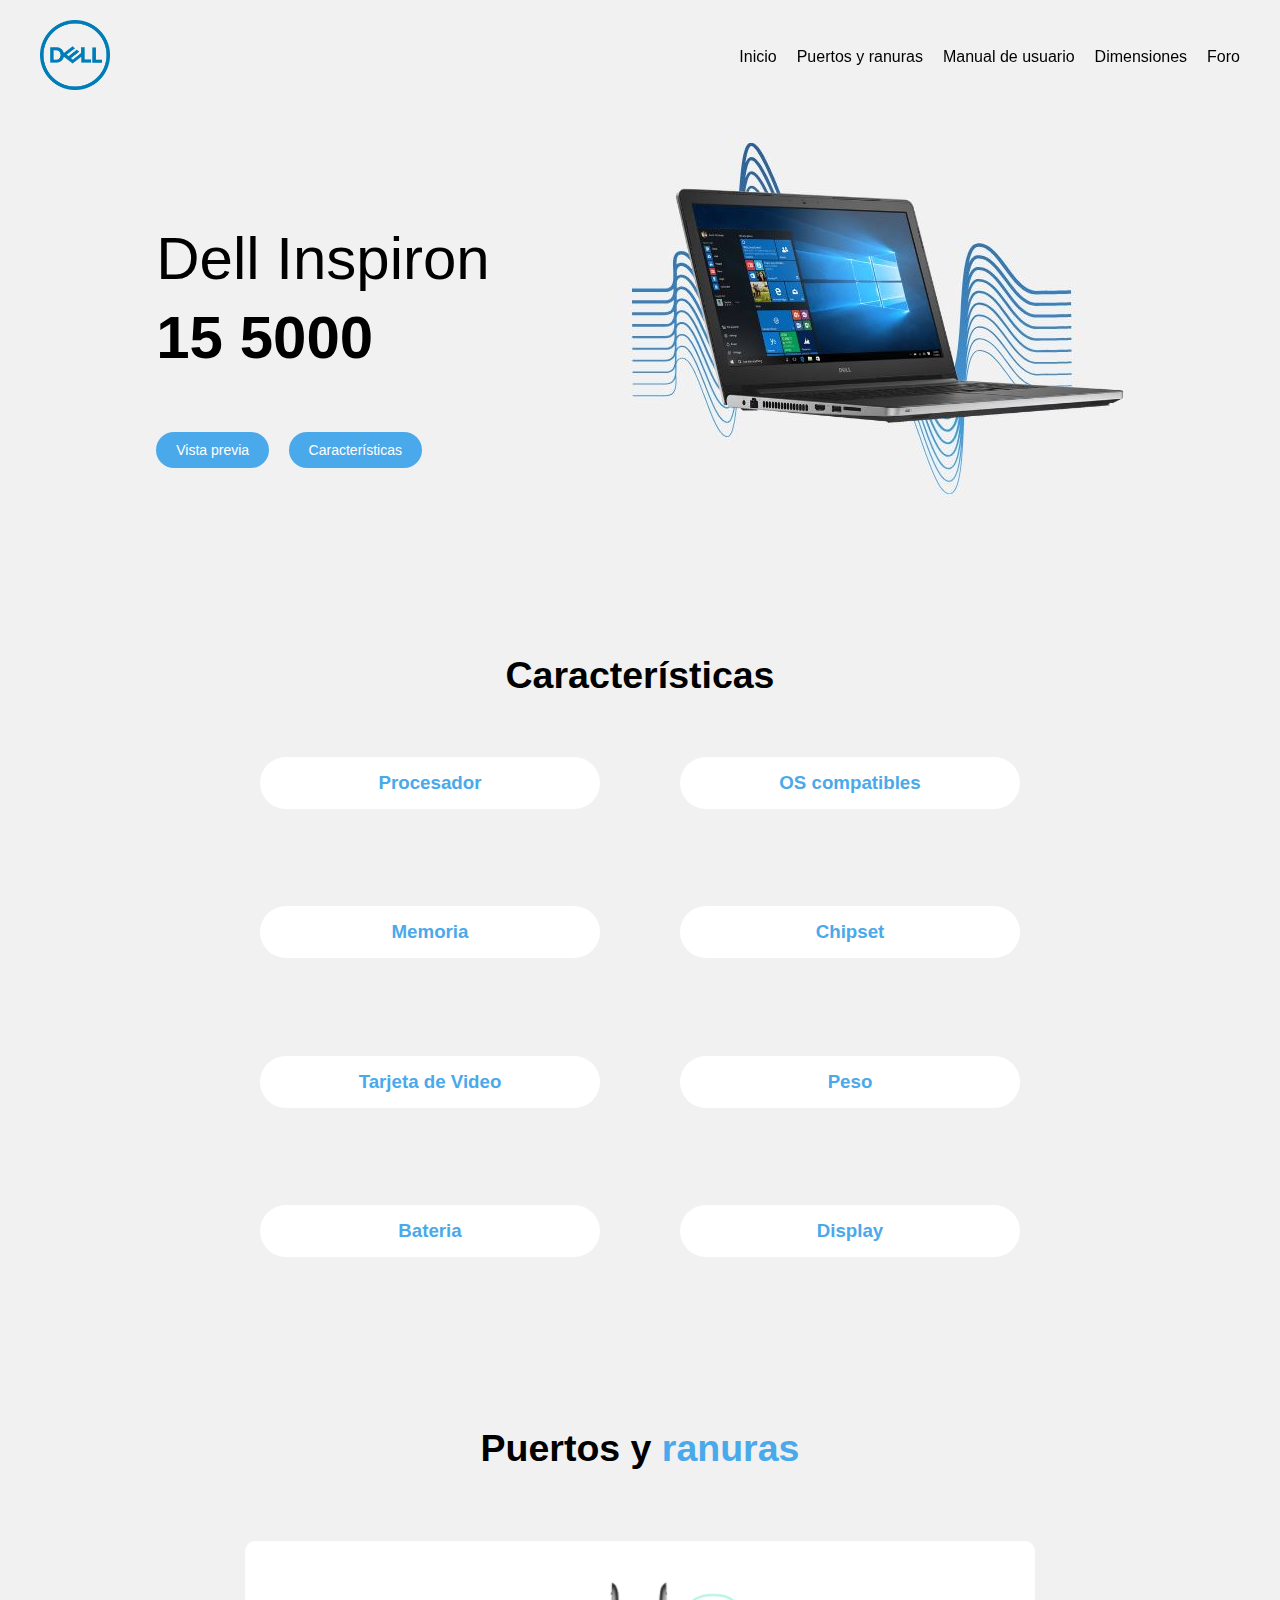
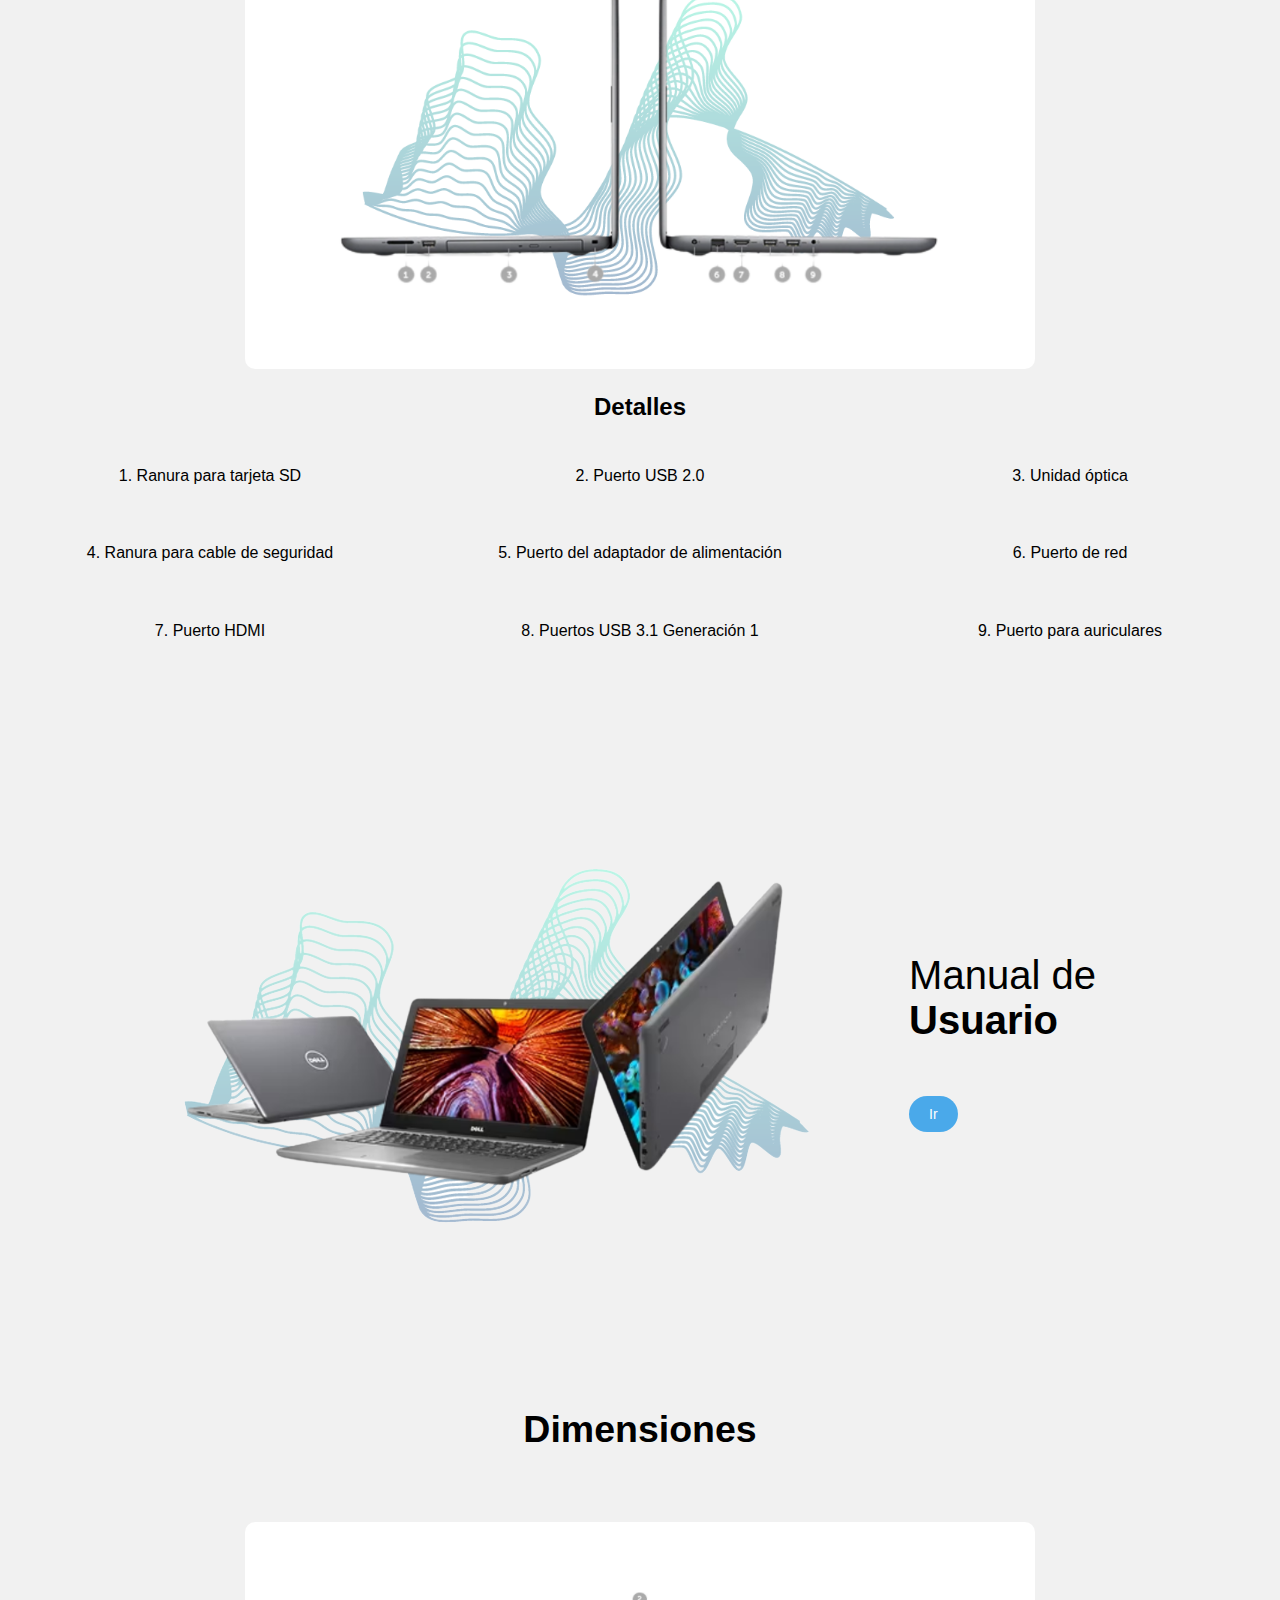
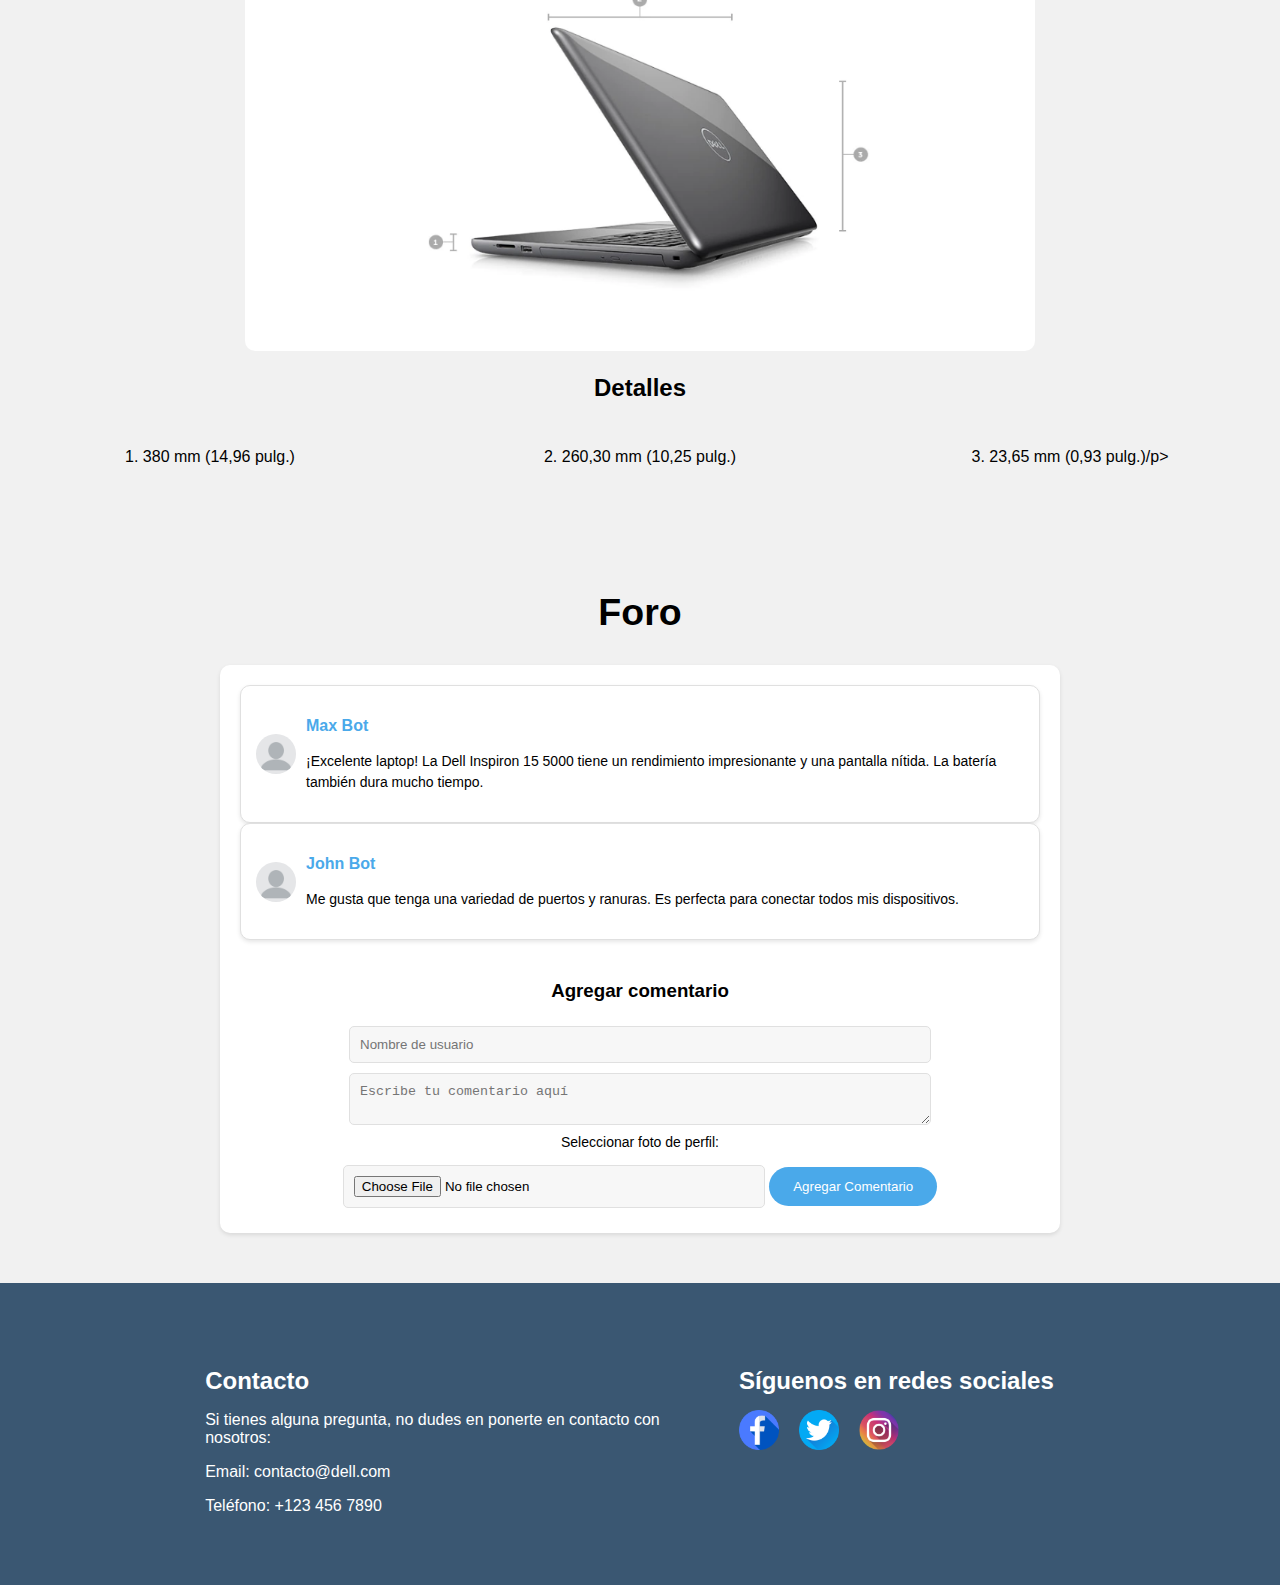
<file: index.html>
<!DOCTYPE html>
<html lang="en">
<head>
    <meta charset="UTF-8">
    <meta http-equiv="X-UA-Compatible" content="IE=edge">
    <meta name="viewport" content="width=device-width, initial-scale=1.0">
    <title>Dell Inspiron 15 5000</title>
    <!--Estilos-->
    <link rel="stylesheet" href="/CSS/style.css">
    <link rel="icon" type="image/png" href="../IMG//dell-logo.png">

</head>
<body>
    <!--NAVBAR-->
    <nav class="navbar" id="inicio">
        <div class="container">
          <div class="logo">
            <img src="IMG\dell-logo.png" alt="Logo">
          </div>
          <ul class="nav-links">
            <li><a href="#inicio">Inicio</a></li>
            <li><a href="#puertosyranuras">Puertos y ranuras</a></li>
            <li><a href="#manualuser">Manual de usuario</a></li>
            <li><a href="#dimensiones">Dimensiones</a></li>
            <li><a href="#foro">Foro</a></li>
          </ul>
          <div class="burger">
            <div class="line"></div>
            <div class="line"></div>
            <div class="line"></div>
          </div>
        </div>
      </nav>

      <!--PREVIEW-->
      <section class="preview-section">
        <div class="preview-content">
          <div class="preview-text">
            <h2 class="product-title">Dell Inspiron</h2>
            <p class="model">15 5000</p>
            <div class="buttons">
              <button class="preview-button">Vista previa</button> 
              <a href="#caract"><button class="feature-button">Características</button></a>
            </div>
          </div>
          <div class="product-image">
            <img src="IMG\Dell-1.JPG" alt="Dell Inspiron 15 5000">
          </div>
        </div>
      </section>

      <!--FEATURES-->
      <section class="features-section" id="caract">
        <div class="section-title">
          <h2>Características</h2>
        </div>
        <div class="container">
          <div class="features-content">
            <div class="feature-column">
              <h3 class="feature-title">Procesador</h3>
              <div class="feature-details">
                Intel Pentium Silver N5000
              </div>
            </div>
            <div class="feature-column">
              <h3 class="feature-title">OS compatibles</h3>
              <div class="feature-details">
                Ubuntu y Windows 10
              </div>
            </div>
            <div class="feature-column hidden">
              <h3 class="feature-title">Memoria</h3>
              <div class="feature-details">
                Hasta 16 GB DDR4 2400MHz de memoria
              </div>
            </div>
            <div class="feature-column hidden">
              <h3 class="feature-title">Chipset</h3>
              <div class="feature-details">
                Intel Chipset
              </div>
            </div>
            <div class="feature-column hidden">
              <h3 class="feature-title"> Tarjeta de Video</h3>
              <div class="feature-details">
                Intel UHD Graphics
              </div>
            </div>
            <div class="feature-column hidden">
              <h3 class="feature-title">Peso</h3>
              <div class="feature-details">
                Intel UHD Graphics
              </div>
            </div>
            <div class="feature-column hidden">
              <h3 class="feature-title"> Bateria</h3>
              <div class="feature-details">
                Voltaje 14,8 VCC
                Vida Útil 300 ciclos
              </div>
            </div>

            <div class="feature-column hidden" id="puertosyranuras">
              <h3 class="feature-title">Display</h3>
              <div class="feature-details">
                15.6 Pulgadas HD (1366x768)
              </div>
            </div>
          </div>
        </div>
      </section>

      <!--PUERTOS Y RANURAS-->
  <section class="ports-section">
  <div class="section-title" >
    <h2>Puertos y <span>ranuras</span></h2>
  </div>
  <div class="container">
    <div class="ports-content">
      <div class="ports-image">
        <img src=IMG\Dell-2.png alt="Puertos y Ranuras" >
      </div>
    </div>
  </div>
  <div class="details">
      <h2>Detalles</h2>
      <p>1. Ranura para tarjeta SD</p>
      <p>2. Puerto USB 2.0</p>
      <p>3. Unidad óptica</p>
      <p>4. Ranura para cable de seguridad</p>
      <p>5. Puerto del adaptador de alimentación</p>
      <p>6. Puerto de red</p>      
      <p>7. Puerto HDMI</p>
      <p>8. Puertos USB 3.1 Generación 1</p>
      <p>9. Puerto para auriculares</p>

  </div>
</section>

<!-- MANUAL DE USUARIO -->
<section class="manual-section" id="manualuser">
  <div class="manual-content">
    <div class="manual-image">
      <img src="IMG\ell-4.png" alt="Manual de Usuario">
    </div>
    <div class="manual-text">
      <h2 class="manual-title">Manual de</h2>
      <h2 class="manual-subtitle">Usuario</h2>
      <a href="./manual.html"><button class="manual-button">Ir</button></a> 
    </div>
  </div>
</section>


<!-- DIMENSIONES -->
<section class="dimensions-section" id="dimensiones">
  <div class="section-title">
    <h2>Dimensiones</h2>
  </div>
  <div class="container">
    <div class="dimensions-content">
      <div class="dimensions-image">
        <img src="IMG\Dell-3.png" alt="Dimensiones">
      </div>
    </div>
  </div>
  <div class="details-d">
    <h2>Detalles</h2>
    <p>1. 380 mm (14,96 pulg.)</p>
    <p>2. 260,30 mm (10,25 pulg.)</p>
    <p>3. 23,65 mm (0,93 pulg.)/p>


</div>
</section>

<!--FORO-->

<section class="forum-section" id="foro">
  <div class="section-title">
    <h2>Foro</h2>
  </div>
  <div class="container">
    <div class="forum-content">
      <div class="comments-container">
        <div class="comments">
          <div class="comment">
            <img class="avatar" src="IMG\avatar.jpg" alt="Avatar de Usuario">
            <div class="comment-content">
              <p class="name">Max Bot</p>
              <p class="comment-text">¡Excelente laptop! La Dell Inspiron 15 5000 tiene un rendimiento impresionante y una pantalla nítida. La batería también dura mucho tiempo.</p>
            </div>
          </div>          
          <div class="comment">
            <img class="avatar" src="IMG\avatar.jpg" alt="Avatar de Usuario">
            <div class="comment-content">
              <p class="name">John Bot</p>
              <p class="comment-text">Me gusta que tenga una variedad de puertos y ranuras. Es perfecta para conectar todos mis dispositivos.</p>
            </div>
          </div>
        </div>
      </div>
      <div class="comment-form">
        <h3>Agregar comentario</h3>
        <input type="text" id="name-input" placeholder="Nombre de usuario">
        <textarea id="comment-input" placeholder="Escribe tu comentario aquí"></textarea>
        <label for="image-input">Seleccionar foto de perfil:</label>
        <input type="file" id="image-input" accept="image/*">
        <button id="add-comment-btn">Agregar Comentario</button>
      </div>
    </div>
  </div>
</section>

<!-- FOOTER -->
<footer class="footer-section">
  <div class="container">
    <div class="footer-content">
      <div class="contact-info">
        <h3>Contacto</h3>
        <p>Si tienes alguna pregunta, no dudes en ponerte en contacto con nosotros:</p>
        <p>Email: contacto@dell.com</p>
        <p>Teléfono: +123 456 7890</p>
      </div>
      <div class="social-links">
        <h3>Síguenos en redes sociales</h3>
        <ul class="social-icons">
          <li><a href="https://www.facebook.com/Dell/?locale=es_LA"><img src="IMG\facebook.png" alt="Facebook"></a></li>
          <li><a href="https://twitter.com/Dell?ref_src=twsrc%5Egoogle%7Ctwcamp%5Eserp%7Ctwgr%5Eauthor"><img src="IMG\gorjeo.png" alt="Twitter"></a></li>
          <li><a href="https://www.instagram.com/dell/?hl=es"><img src="IMG\instagram.png" alt="Instagram"></a></li>
        </ul>
      </div>
    </div>
  </div>
</footer>


      <script src="JS\script.js"></script>
      
</body>
</html>
</file>
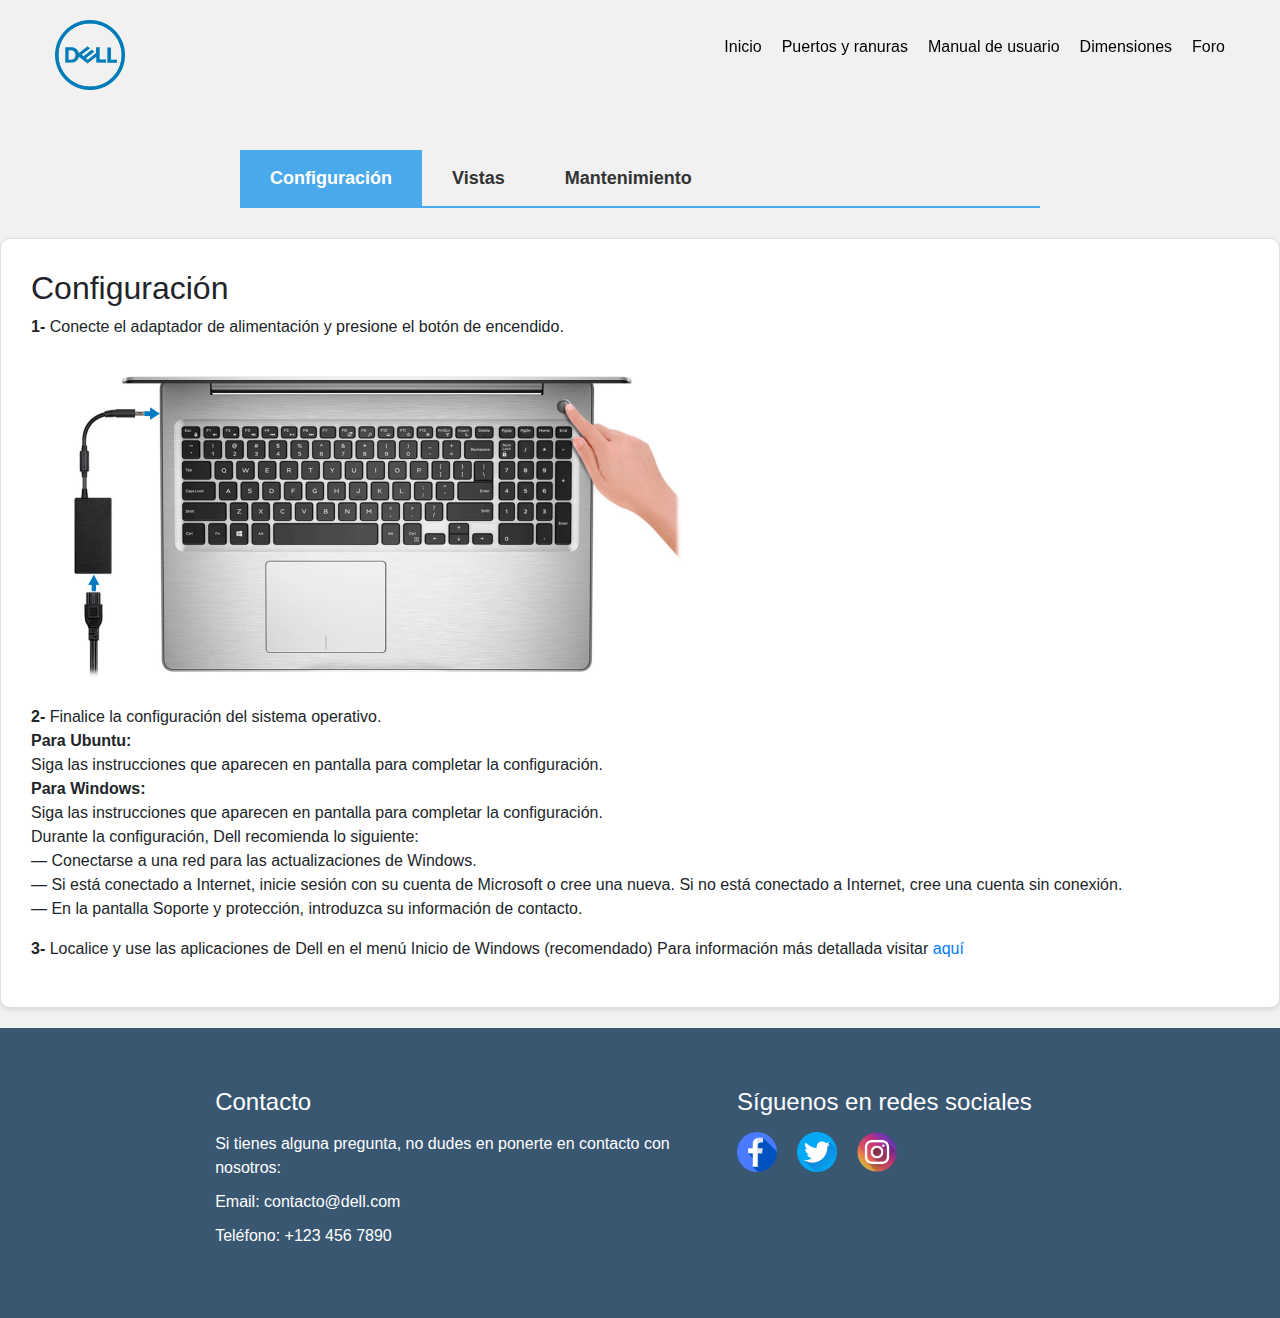
<file: manual.html>
<!DOCTYPE html>
<html lang="en">
<head>
    <meta charset="UTF-8">
    <meta http-equiv="X-UA-Compatible" content="IE=edge">
    <meta name="viewport" content="width=device-width, initial-scale=1.0">
    <title>Manual de Usuario - Dell Inspiron 15 5000</title>
    <!--Estilos-->
    <link rel="stylesheet" href="https://cdn.jsdelivr.net/npm/bootstrap@4.0.0/dist/css/bootstrap.min.css" integrity="sha384-Gn5384xqQ1aoWXA+058RXPxPg6fy4IWvTNh0E263XmFcJlSAwiGgFAW/dAiS6JXm" crossorigin="anonymous">
    <link rel="stylesheet" href="/CSS/style.css">
    <link rel="stylesheet" href="/CSS/manual.css">
    <link rel="icon" type="image/png" href="../IMG//dell-logo.png">
</head>
<body>
    <!--NAVBAR-->
    <nav class="navbar" id="inicio">
        <div class="container">
          <div class="logo">
            <img src="../IMG//dell-logo.png" alt="Logo">
          </div>
          <ul class="nav-links">
            <li><a href="index.html">Inicio</a></li>
            <li><a href="index.html">Puertos y ranuras</a></li>
            <li><a href="manual.html">Manual de usuario</a></li>
            <li><a href="index.html">Dimensiones</a></li>
            <li><a href="#">Foro</a></li>
          </ul>
          <div class="burger">
            <div class="line"></div>
            <div class="line"></div>
            <div class="line"></div>
          </div>
        </div>
    </nav>


<!-- MANUAL DE USUARIO -->
<ul class="nav nav-tabs" id="myTab" role="tablist">
    <li class="nav-item">
        <a class="nav-link active" id="configuracion-tab" data-toggle="tab" href="#configuracion" role="tab" aria-controls="configuracion" aria-selected="true">Configuración</a>
    </li>
    <li class="nav-item">
        <a class="nav-link" id="vistas-tab" data-toggle="tab" href="#vistas" role="tab" aria-controls="vistas" aria-selected="false">Vistas</a>
    </li>
    <li class="nav-item">
        <a class="nav-link" id="mantenimiento-tab" data-toggle="tab" href="#mantenimiento" role="tab" aria-controls="mantenimiento" aria-selected="false">Mantenimiento</a>
    </li>
</ul>

<!-- Contenido de las pestañas -->
<div class="tab-content" id="myTabContent">
    <div class="tab-pane fade show active" id="configuracion" role="tabpanel" aria-labelledby="configuracion-tab">
        <h2>Configuración</h2>
        <p>
            <strong>1-</strong> Conecte el adaptador de alimentación y presione el botón de encendido.
        </p>
        <img src="./IMG/config.PNG" alt="Configuraciones" class="img-c">
        <p> <strong>2-</strong> Finalice la configuración del sistema operativo. <br>
            <strong>Para Ubuntu: </strong><br>
            Siga las instrucciones que aparecen en pantalla para completar la configuración. <br>
            <strong>Para Windows: </strong> <br>
            Siga las instrucciones que aparecen en pantalla para completar la configuración. <br>
            Durante la configuración, Dell recomienda lo siguiente: <br>
            — Conectarse a una red para las actualizaciones de Windows. <br>
            — Si está conectado a Internet, inicie sesión con su cuenta de Microsoft o cree
            una nueva. Si no está conectado a Internet, cree una cuenta sin conexión. <br>
            — En la pantalla Soporte y protección, introduzca su información de contacto.</p>
            <p> <strong>3-</strong> Localice y use las aplicaciones de Dell en el menú Inicio de Windows
                (recomendado)
                Para información más detallada visitar <a href="https://cdn.cyberpuerta.mx/storage/articles/multimedia/5ae/765/13b/5b98bdccc6782_5ae76513babde.pdf">aquí</a> 
                </p>
    </div>
    <div class="tab-pane fade" id="vistas" role="tabpanel" aria-labelledby="vistas-tab">
        <h2>Vistas</h2>
        <p>Hola mundo</p> 
    </div>
    <div class="tab-pane fade" id="mantenimiento" role="tabpanel" aria-labelledby="mantenimiento-tab">
        <pre>
  _  _
 (o)(o)
 | '' |
  \VV/
  /AA\
 /    \
''    ''
        </pre>
    </div>
</div>

    <!-- FOOTER -->
    <footer class="footer-section">
        <div class="container">
            <div class="footer-content">
                <div class="contact-info">
                    <h3>Contacto</h3>
                    <p>Si tienes alguna pregunta, no dudes en ponerte en contacto con nosotros:</p>
                    <p>Email: contacto@dell.com</p>
                    <p>Teléfono: +123 456 7890</p>
                </div>
                <div class="social-links">
                    <h3>Síguenos en redes sociales</h3>
                    <ul class="social-icons">
                        <li><a href="https://www.facebook.com/Dell/?locale=es_LA"><img src="../IMG//facebook.png" alt="Facebook"></a></li>
                        <li><a href="https://twitter.com/Dell?ref_src=twsrc%5Egoogle%7Ctwcamp%5Eserp%7Ctwgr%5Eauthor"><img src="../IMG//gorjeo.png" alt="Twitter"></a></li>
                        <li><a href="https://www.instagram.com/dell/?hl=es"><img src="../IMG//instagram.png" alt="Instagram"></a></li>
                    </ul>
                </div>
            </div>
        </div>
    </footer>

<script src="https://code.jquery.com/jquery-3.2.1.slim.min.js" integrity="sha384-KJ3o2DKtIkvYIK3UENzmM7KCkRr/rE9/Qpg6aAZGJwFDMVNA/GpGFF93hXpG5KkN" crossorigin="anonymous"></script>
<script src="https://cdn.jsdelivr.net/npm/popper.js@1.12.9/dist/umd/popper.min.js" integrity="sha384-ApNbgh9B+Y1QKtv3Rn7W3mgPxhU9K/ScQsAP7hUibX39j7fakFPskvXusvfa0b4Q" crossorigin="anonymous"></script>
<script src="https://cdn.jsdelivr.net/npm/bootstrap@4.0.0/dist/js/bootstrap.min.js" integrity="sha384-JZR6Spejh4U02d8jOt6vLEHfe/JQGiRRSQQxSfFWpi1MquVdAyjUar5+76PVCmYl" crossorigin="anonymous"></script>
<script src="JS\script.js
</html>
</file>
<file: CSS/style.css>
@import url('https://fonts.cdnfonts.com/css/tt-commons');
@import url('https://fonts.cdnfonts.com/css/tt-norms-pro');

/*BODY*/
body {
    background-color: #F1F1F1;
    margin: 0;
    font-family: "TT Commons", Arial, sans-serif;
  }

  /*NAVBAR*/
  .navbar {
    position: fixed;
    top: 0;
    left: 0;
    width: 100%;
    background-color: transparent;
    padding: 20px 0;
    transition: background-color 0.3s ease;
    z-index: 1000;
  }
  
  .navbar.scrolled {
    background-color: #F1F1F1;
  }
  
  .container {
    max-width: 1200px;
    margin: 0 auto;
    display: flex;
    justify-content: space-between;
    align-items: center;
  }
  
  .logo img {
    width: 70px;
  }
  
  .nav-links {
    list-style: none;
    display: flex;
    gap: 20px;
  }
  
  .nav-links li a {
    text-decoration: none;
    color: black;
    position: relative;
  }
  
  .nav-links li a::after {
    content: "";
    position: absolute;
    width: 100%;
    height: 2px;
    background-color: transparent;
    bottom: -5px;
    left: 0;
    transform: scaleX(0);
    transform-origin: center;
    transition: transform 0.3s ease, background-color 0.3s ease;
  }
  
  .nav-links li a:hover::after {
    transform: scaleX(1);
    background-color: #4AA9EA;
  }
  
  .burger {
    display: none;
    cursor: pointer;
    border-radius: 5px;
    padding: 5px;
    background-color: rgba(255, 255, 255, 0);
  }
  
  .burger .line {
    width: 25px;
    height: 3px;
    background-color: black;
    margin: 3px 0;
    border-radius: 5px;
  }

  /*PREVIEW*/
  .preview-section {
    padding: 140px 0;
    display: flex;
    align-items: center;
    justify-content: center;
    text-align: center;
  }
  
  .preview-content {
    max-width: 1200px;
    width: 100%;
    display: flex;
    justify-content: center;
    align-items: center;
  }
  
  .preview-text {
    text-align: left;
    margin-right: 50px;
  }
  
  .product-title {
    font-family: "TT Norms Pro", Arial, sans-serif;
    font-size: 60px;
    font-weight: normal;
    margin-bottom: 0;
  }
  
  .model {
    font-family: "TT Norms Pro", Arial, sans-serif;
    font-size: 60px;
    font-weight: bold;
    margin-top: 10px;
  }
  
  .buttons {
    margin-top: 20px;
  }
  
  .product-image {
    text-align: left;
    margin-left: 80px;
  }
  
  .product-image img {
    max-width: 100%;
    height: auto;
    border-radius: 10px;
  }
  .preview-button,
  .feature-button {
    padding: 10px 20px;
    margin-right: 15px;
    background-color: #4AA9EA;
    border: none;
    color: white;
    font-size: 14px;
    cursor: pointer;
    border-radius: 50px;
    transition: background-color 0.3s ease;
  }
  
  .preview-button:hover,
  .feature-button:hover {
    background-color: #357BBE;
  }
  
  .product-image img {
    max-width: 100%;
    height: auto;
    border-radius: 10px;
  }

  /* FEATURES */

  .features-section {
    margin-top: -120px;
    padding: 100px 0;
  }
  
  .section-title {
    text-align: center;
    margin-bottom: 30px;
    margin-top: 0;
    font-size: 25px;
  }
  
  .features-content {
    max-width: 1200px;
    margin: 0 auto;
    display: grid;
    grid-template-columns: repeat(2, 1fr);
    gap: 40px;
    justify-items: center;
    position: relative;
  }
  
  .feature-column {
    flex-basis: calc(50% - 20px);
    padding: 0 10px;
    text-align: center;
    position: relative;
    margin: 10px;
  }
  
  .feature-title {
    color: #4AA9EA;
    background-color: white;
    border-radius: 50px;
    padding: 15px 70px;
    width: 200px;
    display: flex;
    align-items: center;
    justify-content: center;
    transition: background-color 0.3s;
  }
  
  .feature-title:hover {
    background-color: #f0f0f0;
  }
  
  .feature-details {
    opacity: 0;
    font-size: 14px;
    margin-top: px;
    position: absolute;
    bottom: -30px;
    left: 0;
    width: 100%;
    padding: 10px 5px;
    background-color: white;
    box-shadow: 0px 0px 10px rgba(0, 0, 0, 0.1);
    transition: opacity 0.3s, width 0.3s;
  }
  
  .feature-column:hover .feature-details {
    opacity: 1;
    width: calc(100% + 40px);
  }

  .feature-column:hover .feature-title {
    background-color: white;
  }

  /* PUERTOS Y RANURAS */
  .ports-section {
    padding: 10px 0;
  }

  .ports-content {
    max-width: 1200px;
    margin: 0 auto;
    display: flex;
    justify-content: center;
  }

  .ports-image {
    text-align: center;
    margin-top: 40px;
  }

  .ports-image img {
    max-width: 75%;
    height: auto;
    border-radius: 10px;
  }

  .ports-section span {
    color: #4AA9EA;
  }

  .details{
    display: grid;
    grid-template-columns: 1fr 1fr 1fr;
    grid-template-rows: 1fr 1fr 1fr 1fr;
    gap: 10px;
    text-align: center;

  }
  .details h2 {
    grid-column: 1 / span 3;
    text-align: center;
  }

  /* MANUAL DE USUARIO */
  .manual-section {
    padding: 140px 0;
    display: flex;
    align-items: center;
    justify-content: center;
    text-align: center;
  }
  
  .manual-content {
    max-width: 1200px;
    width: 100%;
    display: flex;
    justify-content: center;
    align-items: center;
  }
  
  .manual-image {
    text-align: right;
    margin-right: 50px;
  }
  
  .manual-text {
    text-align: left;
    margin-left: 50px;
  }
  
  .manual-title {
    font-family: "TT Norms Pro", Arial, sans-serif;
    font-size: 40px;
    font-weight: normal;
    margin-bottom: 0;
  }
  
  .manual-subtitle {
    font-family: "TT Norms Pro", Arial, sans-serif;
    font-size: 40px;
    font-weight: bold;
    margin-top: 0;
  }
  
  .manual-button {
    margin-top: 20px;
    padding: 10px 20px;
    background-color: #4AA9EA;
    border: none;
    color: white;
    font-size: 14px;
    cursor: pointer;
    border-radius: 50px;
    transition: background-color 0.3s ease;
  }
  
  .manual-button:hover {
    background-color: #357BBE;
  }
  
  .manual-image img {
    max-width: 100%;
    height: auto;
    border-radius: 10px;
  }


  /* DIMENSIONES */
.dimensions-section {
  padding: 10px 0;
}

.dimensions-content {
  max-width: 1200px;
  margin: 0 auto;
  display: flex;
  justify-content: center;
}

.dimensions-image {
  text-align: center;
  margin-top: 40px;
}

.dimensions-image img {
  max-width: 75%;
  height: auto;
  border-radius: 10px;
}

.details-d{
  display: grid;
  grid-template-columns: 1fr 1fr 1fr;
  grid-template-rows: 1fr 1fr;
  gap: 10px;
  text-align: center;

}
.details-d h2 {
  grid-column: 1 / span 3;
  text-align: center;
}

/* FORO */
/* Estilos generales */
.forum-section {
  padding: 50px 0;
}

.forum-content {
  max-width: 800px;
  margin: 0 auto;
  padding: 20px;
  background-color: white;
  border-radius: 10px;
  box-shadow: 0px 2px 4px rgba(0, 0, 0, 0.1);
}

.section-title {
  text-align: center;
  margin-bottom: 20px;
}

/* Estilos de comentarios */
.comments-container {
  display: grid;
  gap: 20px;
}

.comment {
  display: flex;
  align-items: center;
  padding: 15px;
  border: 1px solid #e0e0e0;
  border-radius: 10px;
  background-color: white;
  box-shadow: 0px 2px 4px rgba(0, 0, 0, 0.1);
  transition: transform 0.2s ease-in-out;
}

.comment:hover {
  transform: translateY(-5px);
}

.avatar {
  width: 40px;
  height: 40px;
  border-radius: 50%;
  object-fit: cover;
  margin-right: 10px;
}

.comment-content {
  flex: 1;
}

.comment .name {
  font-weight: bold;
  color: #4AA9EA;
  margin-right: 10px;
}

.comment .comment-text {
  font-size: 14px;
  line-height: 1.5;
}
.comment-options {
  display: flex;
  justify-content: flex-end;
}

.edit-button,
.delete-button {
  padding: 6px 12px;
  margin-left: 10px;
  background-color: #e0e0e0;
  color: #333;
  border: none;
  border-radius: 5px;
  cursor: pointer;
  transition: background-color 0.3s ease, color 0.3s ease;
}

.edit-button:hover,
.delete-button:hover {
  background-color: #ccc;
  color: #222;
}

/* Estilos del formulario de comentarios */
.comment-form {
  margin-top: 40px;
  text-align: center;
}

.comment-form input[type="text"],
.comment-form textarea,
.comment-form input[type="file"] {
  width: 70%;
  padding: 10px;
  margin: 5px 0;
  border: 1px solid #e0e0e0;
  border-radius: 5px;
  background-color: #f7f7f7;
}

.comment-form input[type="file"] {
  margin-top: 10px;
  width: 50%;
}

.comment-form label {
  display: block;
  font-size: 14px;
  margin-bottom: 5px;
}

.comment-form button {
  margin-top: 10px;
  padding: 12px 24px;
  background-color: #4AA9EA;
  color: white;
  border: none;
  border-radius: 50px;
  cursor: pointer;
  transition: background-color 0.3s ease;
}

.comment-form button:hover {
  background-color: #357BBE;
}

.footer-section {
  background-color: #3a5772;
  color: white;
  padding: 60px 0;
}

.footer-content {
  max-width: 1200px;
  margin: 0 auto;
  display: flex;
  justify-content: space-between;
  align-items: flex-start;
}

.contact-info {
  flex-basis: 60%;
  margin-right: 30px;
}

.contact-info h3,
.social-links h3 {
  font-size: 24px;
  margin-bottom: 15px;
}

.contact-info p {
  font-size: 16px;
  margin-bottom: 10px;
}

.social-links {
  flex-basis: 40%;
}

.social-icons {
  list-style: none;
  padding: 0;
  margin: 0;
  display: flex;
  gap: 20px;
}

.social-icons img {
  width: 40px;
  height: 40px;
  transition: transform 0.2s ease-in-out;
}

.social-icons img:hover {
  transform: scale(1.2);
}
  /*MEDIA QUERIES*/
  
  @media screen and (max-width: 768px) {
    .nav-links {
      display: none;
      flex-direction: column;
      position: absolute;
      top: 80px;
      left: 0;
      width: 100%;
      background-color: white;
      text-align: center;
      border-top: 1px solid lightgray;
      padding: 20px;
      box-shadow: 0px 5px 10px rgba(0, 0, 0, 0.1);
      border-radius: 10px;
      margin-top: 20px;
      margin-left: 10px;
      margin-right: 10px;
    }
  
    .nav-links.active {
      display: flex;
    }
  
    .burger {
      display: block;
    }

    .preview-content {
      flex-direction: column;
    }
  
    .preview-text {
      text-align: center;
      margin-right: 0;
      margin-bottom: 20px;
    }
  
    .product-image {
      text-align: center;
    }

    .features-content {
      justify-content: center!important;
      display: flex;
      justify-content: space-between;
      flex-wrap: wrap;
    }
    .manual-content {
      flex-direction: column;
      text-align: center;
    }
  
    .manual-image,
    .manual-text {
      margin: 0;
    }
  
    .manual-title,
    .manual-subtitle {
      font-size: 30px;
    }
    .img-c{
      width: 276px;
      height: 150px;
    }
    .img-v1{
      width: 315px;
      height: 95px;
  }
  .img-v2{
  width: 321px;
  height: 205px;
  }
  }
</file>
<file: CSS/manual.css>
.nav-tabs {
    max-width: 800px;
    margin: 0 auto;
    background-color: transparent;
    border: none;
    margin-top: 150px;
    border-bottom: 2px solid #4AA9EA;
}

.nav-tabs .nav-link {
    font-size: 18px;
    font-weight: bold;
    color: #333;
    border: none;
    border-radius: 0;
    padding: 15px 30px;
    margin: 0;
    background-color: transparent;
    transition: background-color 0.3s, color 0.3s;
}

.nav-tabs .nav-link.active,
.nav-tabs .nav-link:hover {
    background-color: #4AA9EA;
    color: white;
}

/* Estilos para el contenido de las pestañas */
.tab-content {
    margin-top: 30px;
}

.tab-pane {
    padding: 30px;
    border: 1px solid #e0e0e0;
    border-radius: 10px;
    background-color: white;
    box-shadow: 0px 2px 4px rgba(0, 0, 0, 0.1);
    margin-bottom: 20px;
}

.video{
    text-align: center;
}

.g-vistas{
    display: grid;
    grid-template-columns: 1fr 1fr;
    grid-template-rows: 1fr 1fr;
    padding-left: 20%;
}

.title{
    padding-left: 20%;

}

@media  screen and (max-width: 978px) {
    .g-vistas{
        padding-left: 0% !important;
    }
    
    .title{
        padding-left: 0% !important;
    
    }
}

@media  screen and (max-width: 478px) {
    .g-vistas{
        grid-template-columns: 1fr;
        grid-template-rows: 1fr 1fr 1fr 1fr;
    }
    
}
</file>
